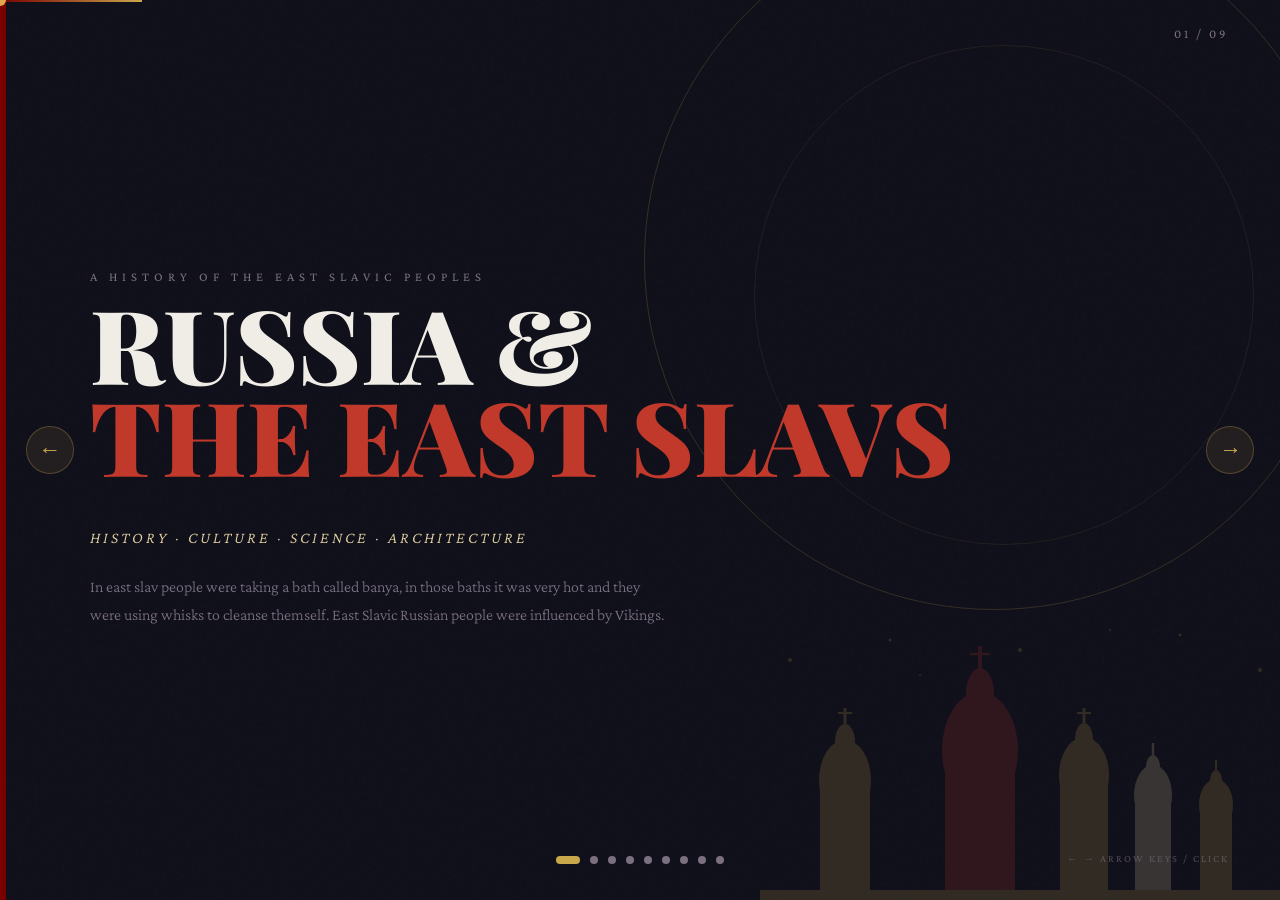
<file: index.html>
<!DOCTYPE html>
<html lang="en">
<head>
  <meta charset="UTF-8">
  <meta name="viewport" content="width=device-width, initial-scale=1.0">
  <title>Russia & The East Slavs</title>
  <link href="https://fonts.googleapis.com/css2?family=Playfair+Display:ital,wght@0,700;0,900;1,700&family=Crimson+Pro:ital,wght@0,300;0,400;0,600;1,300;1,400&display=swap" rel="stylesheet">
  <link rel="stylesheet" href="styles.css">
</head>
<body>

<div id="cursor"></div>
<div id="progress"></div>
<div id="veil"></div>

<div id="deck">

  <!-- SLIDE 1: TITLE -->
  <section class="slide active" id="s1">
    <div class="bg-circle"></div>
    <div class="bg-circle2"></div>
    <div class="red-bar"></div>
    <p class="eyebrow anim">A History of the East Slavic Peoples</p>
    <h1 class="main-title anim">RUSSIA &amp;<span>THE EAST SLAVS</span></h1>
    <div class="gold-line"></div>
    <p class="subtitle anim">History · Culture · Science · Architecture</p>
    <p class="body-text anim">In east slav people were taking a bath called banya, in those baths it was very hot and they were using whisks to cleanse themself. East Slavic Russian people were influenced by Vikings.</p>
    <svg style="position:absolute;bottom:0;right:0;width:42vw;max-width:520px;opacity:0.18;pointer-events:none" viewBox="0 0 520 280" xmlns="http://www.w3.org/2000/svg">
      <rect x="60" y="160" width="50" height="120" fill="#c9a84c"/>
      <ellipse cx="85" cy="160" rx="26" ry="40" fill="#c9a84c"/>
      <ellipse cx="85" cy="122" rx="10" ry="18" fill="#c9a84c"/>
      <line x1="85" y1="104" x2="85" y2="88" stroke="#c9a84c" stroke-width="3"/>
      <line x1="78" y1="93" x2="92" y2="93" stroke="#c9a84c" stroke-width="2"/>
      <rect x="185" y="130" width="70" height="150" fill="#c0392b"/>
      <ellipse cx="220" cy="130" rx="38" ry="58" fill="#c0392b"/>
      <ellipse cx="220" cy="74" rx="14" ry="26" fill="#c0392b"/>
      <line x1="220" y1="48" x2="220" y2="26" stroke="#c0392b" stroke-width="4"/>
      <line x1="210" y1="34" x2="230" y2="34" stroke="#c0392b" stroke-width="2.5"/>
      <rect x="300" y="155" width="48" height="125" fill="#c9a84c"/>
      <ellipse cx="324" cy="155" rx="25" ry="38" fill="#c9a84c"/>
      <ellipse cx="324" cy="119" rx="9" ry="16" fill="#c9a84c"/>
      <line x1="324" y1="103" x2="324" y2="88" stroke="#c9a84c" stroke-width="3"/>
      <line x1="317" y1="93" x2="331" y2="93" stroke="#c9a84c" stroke-width="2"/>
      <rect x="375" y="175" width="36" height="105" fill="#e8d5a3"/>
      <ellipse cx="393" cy="175" rx="19" ry="30" fill="#e8d5a3"/>
      <ellipse cx="393" cy="147" rx="7" ry="12" fill="#e8d5a3"/>
      <line x1="393" y1="135" x2="393" y2="123" stroke="#e8d5a3" stroke-width="2.5"/>
      <rect x="440" y="185" width="32" height="95" fill="#c9a84c"/>
      <ellipse cx="456" cy="185" rx="17" ry="26" fill="#c9a84c"/>
      <ellipse cx="456" cy="161" rx="6" ry="11" fill="#c9a84c"/>
      <line x1="456" y1="150" x2="456" y2="140" stroke="#c9a84c" stroke-width="2"/>
      <rect x="0" y="270" width="520" height="10" fill="#c9a84c"/>
      <circle cx="30" cy="40" r="2" fill="#c9a84c"/>
      <circle cx="130" cy="20" r="1.5" fill="#c9a84c"/>
      <circle cx="260" cy="30" r="2" fill="#c9a84c"/>
      <circle cx="420" cy="15" r="1.5" fill="#c9a84c"/>
      <circle cx="500" cy="50" r="2" fill="#c9a84c"/>
      <circle cx="160" cy="55" r="1" fill="#c9a84c"/>
      <circle cx="350" cy="10" r="1" fill="#c9a84c"/>
    </svg>
  </section>

  <!-- SLIDE 2: TUNGUSKA -->
  <section class="slide" id="s2">
    <div class="left-panel">
      <div class="year-num">1908</div>
      <p class="year-label anim">Year of the Tunguska Event</p>
      <div class="stat-row anim"><span class="stat-num">50–60m</span><span class="stat-label">Meteorite diameter</span></div>
      <div class="stat-row anim"><span class="stat-num">80M</span><span class="stat-label">Trees flattened</span></div>
      <div class="stat-row anim"><span class="stat-num">2,000 km²</span><span class="stat-label">Area destroyed</span></div>
      <div class="stat-row anim"><span class="stat-num">1,000×</span><span class="stat-label">Force of Hiroshima</span></div>
    </div>
    <div class="right-panel">
      <p class="slide-tag anim">Siberia, Russia — 1908</p>
      <h2 class="slide-title anim">The Tunguska Event</h2>
      <div class="gold-rule anim"></div>
      <p class="body anim">In 1908 a 50-60m meteorite hit near Podkamennaya Tunguska River in Siberia, Russia. That hit was so strong that it flattened 80 million trees over 2,000 square km. People in a radius of 1,000km would still hear that sound. The Tunguska explosion is equivalent to 1,000 Hiroshima bombs.</p>
      <p class="footer-tag anim">SIBERIA, RUSSIA</p>
      <svg style="position:absolute;bottom:2vh;right:3vw;width:clamp(120px,18vw,200px);opacity:0.55;pointer-events:none" viewBox="0 0 200 200" xmlns="http://www.w3.org/2000/svg">
        <circle cx="100" cy="120" r="70" fill="none" stroke="#c0392b" stroke-width="1" opacity="0.4"/>
        <circle cx="100" cy="120" r="50" fill="none" stroke="#c9a84c" stroke-width="1" opacity="0.5"/>
        <circle cx="100" cy="120" r="30" fill="none" stroke="#c9a84c" stroke-width="1.5" opacity="0.7"/>
        <circle cx="100" cy="120" r="14" fill="#c0392b" opacity="0.8"/>
        <line x1="100" y1="106" x2="100" y2="60" stroke="#c9a84c" stroke-width="2" opacity="0.8"/>
        <line x1="100" y1="106" x2="140" y2="72" stroke="#c9a84c" stroke-width="1.5" opacity="0.7"/>
        <line x1="100" y1="106" x2="60" y2="72" stroke="#c9a84c" stroke-width="1.5" opacity="0.7"/>
        <line x1="100" y1="106" x2="150" y2="95" stroke="#c0392b" stroke-width="1" opacity="0.6"/>
        <line x1="100" y1="106" x2="50" y2="95" stroke="#c0392b" stroke-width="1" opacity="0.6"/>
        <line x1="100" y1="106" x2="130" y2="55" stroke="#e8d5a3" stroke-width="1" opacity="0.5"/>
        <line x1="100" y1="106" x2="70" y2="55" stroke="#e8d5a3" stroke-width="1" opacity="0.5"/>
        <ellipse cx="100" cy="118" rx="13" ry="10" fill="#7a0000" transform="rotate(-30 100 118)"/>
        <ellipse cx="100" cy="118" rx="7" ry="5" fill="#c0392b" opacity="0.6" transform="rotate(-30 100 118)"/>
        <line x1="100" y1="118" x2="140" y2="60" stroke="#c9a84c" stroke-width="3" stroke-linecap="round" opacity="0.5"/>
        <line x1="100" y1="118" x2="148" y2="55" stroke="#e8d5a3" stroke-width="1.5" stroke-linecap="round" opacity="0.3"/>
        <line x1="20" y1="145" x2="180" y2="145" stroke="#c9a84c" stroke-width="1" opacity="0.3"/>
        <line x1="30" y1="145" x2="20" y2="125" stroke="#e8d5a3" stroke-width="1.5" opacity="0.4"/>
        <line x1="50" y1="145" x2="35" y2="120" stroke="#e8d5a3" stroke-width="1.5" opacity="0.4"/>
        <line x1="155" y1="145" x2="168" y2="122" stroke="#e8d5a3" stroke-width="1.5" opacity="0.4"/>
        <line x1="170" y1="145" x2="185" y2="120" stroke="#e8d5a3" stroke-width="1.5" opacity="0.4"/>
      </svg>
    </div>
  </section>

  <!-- SLIDE 3: TECHNOLOGY -->
  <section class="slide" id="s3">
    <div class="top-bar anim"><h2>TECHNOLOGY</h2></div>
    <div class="cards-row">
      <div class="tech-card anim">
        <div class="accent" style="background:var(--gold)"></div>
        <p class="card-tag">Space Exploration</p>
        <h3 class="card-title">Sputnik-1</h3>
        <p class="card-date">October 4, 1957</p>
        <div class="card-divider"></div>
        <p class="card-body">On October 4, 1957 USSR launched Sputnik-1 becoming the first artificial satellite to orbit Earth.</p>
        <svg style="position:absolute;bottom:2vh;right:2vw;width:clamp(70px,10vw,110px);opacity:0.5;pointer-events:none" viewBox="0 0 110 110" xmlns="http://www.w3.org/2000/svg">
          <circle cx="55" cy="45" r="18" fill="none" stroke="#c9a84c" stroke-width="2"/>
          <circle cx="55" cy="45" r="10" fill="#c9a84c" opacity="0.6"/>
          <circle cx="55" cy="45" r="4" fill="#c9a84c"/>
          <line x1="55" y1="35" x2="35" y2="15" stroke="#c9a84c" stroke-width="1.5"/>
          <line x1="55" y1="35" x2="42" y2="12" stroke="#c9a84c" stroke-width="1.5"/>
          <line x1="55" y1="55" x2="75" y2="78" stroke="#c9a84c" stroke-width="1.5"/>
          <line x1="55" y1="55" x2="68" y2="80" stroke="#c9a84c" stroke-width="1.5"/>
          <ellipse cx="55" cy="45" rx="40" ry="18" fill="none" stroke="#c9a84c" stroke-width="0.8" stroke-dasharray="4 3" opacity="0.5"/>
        </svg>
      </div>
      <div class="tech-card anim">
        <div class="accent" style="background:var(--red)"></div>
        <p class="card-tag">Military Technology</p>
        <h3 class="card-title">AK-47</h3>
        <p class="card-date">Developed 1947</p>
        <div class="card-divider"></div>
        <p class="card-body">Development of the AK-47 — one of the most widely produced and recognisable firearms in history.</p>
        <svg style="position:absolute;bottom:2vh;right:2vw;width:clamp(80px,12vw,130px);opacity:0.35;pointer-events:none" viewBox="0 0 130 70" xmlns="http://www.w3.org/2000/svg">
          <rect x="5" y="28" width="80" height="6" rx="2" fill="#c0392b"/>
          <rect x="55" y="24" width="45" height="14" rx="3" fill="#c0392b"/>
          <rect x="72" y="38" width="12" height="22" rx="2" fill="#c0392b" transform="rotate(8 72 38)"/>
          <path d="M100 24 L125 20 L125 42 L100 38 Z" fill="#c0392b"/>
          <path d="M88 38 Q95 50 102 38" fill="none" stroke="#c0392b" stroke-width="2.5"/>
          <rect x="60" y="21" width="4" height="5" rx="1" fill="#c0392b"/>
          <rect x="20" y="24" width="3" height="4" rx="1" fill="#c0392b"/>
        </svg>
      </div>
    </div>
  </section>

  <!-- SLIDE 4: GAGARIN -->
  <section class="slide" id="s4">
    <div class="red-bar"></div>
    <svg style="position:absolute;right:5vw;top:50%;transform:translateY(-50%);width:clamp(180px,26vw,300px);pointer-events:none" viewBox="0 0 300 300" xmlns="http://www.w3.org/2000/svg">
      <ellipse cx="150" cy="150" rx="120" ry="50" fill="none" stroke="#c9a84c" stroke-width="1" stroke-dasharray="5 4" opacity="0.5"/>
      <circle cx="150" cy="150" r="55" fill="#1a2a4a"/>
      <ellipse cx="138" cy="138" rx="18" ry="12" fill="#2a6e3a" opacity="0.9"/>
      <ellipse cx="160" cy="155" rx="22" ry="10" fill="#2a6e3a" opacity="0.8"/>
      <ellipse cx="145" cy="168" rx="12" ry="7" fill="#2a6e3a" opacity="0.7"/>
      <circle cx="150" cy="150" r="55" fill="none" stroke="#3a6ea8" stroke-width="2.5"/>
      <circle cx="150" cy="150" r="60" fill="none" stroke="#4a8ece" stroke-width="1.5" opacity="0.3"/>
      <g transform="translate(230,78) rotate(42)">
        <polygon points="0,-18 6,4 -6,4" fill="#e8d5a3"/>
        <rect x="-5" y="4" width="10" height="16" rx="2" fill="#c9a84c"/>
        <polygon points="-5,20 -10,28 -5,24" fill="#c0392b"/>
        <polygon points="5,20 10,28 5,24" fill="#c0392b"/>
        <rect x="-2" y="6" width="4" height="4" rx="1" fill="#1a2a4a"/>
        <ellipse cx="0" cy="32" rx="4" ry="7" fill="#c0392b" opacity="0.8"/>
        <ellipse cx="0" cy="34" rx="2" ry="5" fill="#c9a84c" opacity="0.9"/>
      </g>
      <circle cx="20" cy="25" r="1.5" fill="#e8d5a3" opacity="0.7"/>
      <circle cx="270" cy="40" r="1" fill="#e8d5a3" opacity="0.6"/>
      <circle cx="40" cy="260" r="1.5" fill="#e8d5a3" opacity="0.5"/>
      <circle cx="260" cy="250" r="1" fill="#e8d5a3" opacity="0.7"/>
      <circle cx="285" cy="160" r="1" fill="#e8d5a3" opacity="0.5"/>
      <circle cx="15" cy="170" r="1.5" fill="#e8d5a3" opacity="0.6"/>
    </svg>
    <p class="tagline anim">Notable People</p>
    <h2 class="big-name anim">Yuri<br><em>Gagarin</em></h2>
    <div class="gold-rule anim"></div>
    <p class="date-tag anim">April 12, 1961 — First Person in Space</p>
    <p class="body anim">Yuri Gagarin became the first person in space on April 12, 1961. The Soviet Union actually lied for years — they claimed Gagarin stayed in the capsule during touchdown, but he actually parachuted down separately.</p>
  </section>

  <!-- SLIDE 5: STALIN -->
  <section class="slide" id="s5">
    <div class="left">
      <h2 class="big-name anim">JOSEPH<br>STALIN</h2>
      <p class="nickname anim">"The Man of Steel"</p>
      <div class="gold-rule anim"></div>
      <p class="dates anim">Leader of the Soviet Union</p>
    </div>
    <div class="right">
      <h3 class="anim">A Complex Legacy</h3>
      <div class="gold-rule2 anim"></div>
      <p class="anim">Joseph Stalin, also known as "The Man of Steel", was known for being a ruthless and vindictive leader of the Soviet Union.</p>
      <p class="anim">Not many people know that he didn't just lead the Soviet Union — he was also a popular poet.</p>
    </div>
  </section>

  <!-- SLIDE 6: SCORCHED EARTH -->
  <section class="slide" id="s6">
    <div class="top-bar anim"><h2>TACTIC: "SCORCHED EARTH"</h2></div>
    <div class="content">
      <div class="quote-block anim">
        <blockquote>"Destroy everything while retreating — leave nothing behind for the enemy."</blockquote>
        <cite>Russian Military Doctrine</cite>
      </div>
      <p class="body anim">Russia was using the tactic of "scorched earth" — what they were doing was destroying everything while retreating, denying the enemy any resources or shelter.</p>
      <div class="fire-icons anim"><span>🔥</span><span>🔥</span><span>🔥</span></div>
    </div>
  </section>

  <!-- SLIDE 7: BANYA -->
  <section class="slide" id="s7">
    <div class="header">
      <h2 class="anim">Russian Banya</h2>
      <div class="gold-rule anim"></div>
      <p class="intro anim">Banya is a high humidity steam bath, often built of wood. People would visit for cleansing, health, and community.</p>
    </div>
    <div class="cards">
      <div class="b-card anim">
        <div class="accent-top" style="background:var(--gold)"></div>
        <span class="card-icon">💊</span>
        <h3>HEALTH</h3>
        <p>People were going to that bath for health — the heat and steam were seen as cleansing and healing.</p>
      </div>
      <div class="b-card anim">
        <div class="accent-top" style="background:var(--red)"></div>
        <span class="card-icon">🌿</span>
        <h3>DETOX</h3>
        <p>People were going to that bath for detoxification, using whisks to cleanse themselves.</p>
      </div>
      <div class="b-card anim">
        <div class="accent-top" style="background:var(--muted)"></div>
        <span class="card-icon">🤝</span>
        <h3>SOCIAL</h3>
        <p>People were going to that bath for socialization — it was a shared communal tradition.</p>
      </div>
    </div>
  </section>

  <!-- SLIDE 8: ARCHITECTURE -->
  <section class="slide" id="s8">
    <div class="top-bar anim"><h2>ARCHITECTURE</h2></div>
    <div class="arch-cols">
      <div class="arch-col anim">
        <div class="accent" style="background:var(--gold)"></div>
        <p class="period">Medieval Russian Architecture</p>
        <div class="divider"></div>
        <p>Medieval Russian architecture includes Byzantine traditions such as domed stone churches, combined with indigenous wooden style.</p>
        <div class="glyph">⛪</div>
      </div>
      <div class="arch-col anim">
        <div class="accent" style="background:var(--red)"></div>
        <p class="period">Baroque Style</p>
        <div class="divider"></div>
        <p>Baroque style combines European Baroque and traditional Russian Byzantine along with some wooden architecture.</p>
        <div class="glyph">🏛</div>
      </div>
    </div>
  </section>

  <!-- SLIDE 9: KAMCHATKA -->
  <section class="slide" id="s9">
    <div class="red-bar"></div>
    <div class="content">
      <p class="eyebrow anim">Russia's Far East</p>
      <h2 class="big-title anim">Volcanoes of<br>Kamchatka</h2>
      <div class="gold-rule anim"></div>
      <p class="location anim">Russia's Far East Peninsula</p>
      <p class="body anim">Volcanoes of Kamchatka is located on Russia's Far East peninsula. It is the world's most active and dense volcanic region, with 9 active volcanoes among roughly 160 total.</p>
      <div class="stat-boxes">
        <div class="stat-box anim" style="border-color:var(--gold)">
          <div class="num" style="color:var(--gold)">160</div>
          <div class="lbl">TOTAL VOLCANOES</div>
        </div>
        <div class="stat-box anim" style="border-color:var(--red)">
          <div class="num" style="color:var(--red)">9</div>
          <div class="lbl">ACTIVE VOLCANOES</div>
        </div>
      </div>
    </div>
    <div class="volcano-graphic">🌋</div>
  </section>

</div><!-- /deck -->

<div id="nav-arrows">
  <button class="arrow-btn" id="prev">←</button>
  <button class="arrow-btn" id="next">→</button>
</div>

<div id="nav"></div>

<div id="hint">← → ARROW KEYS / CLICK</div>

<div id="slide-counter">01 / 09</div>

<script src="script.js"></script>
</body>
</html>
</file>
<file: styles.css>
*, *::before, *::after { box-sizing: border-box; margin: 0; padding: 0; }

:root {
  --deep:     #0f0f1a;
  --panel:    #1a1a2e;
  --panelAlt: #1e0f0f;
  --red:      #c0392b;
  --darkRed:  #7a0000;
  --gold:     #c9a84c;
  --lightGold:#e8d5a3;
  --white:    #f0ede6;
  --muted:    #7a7080;
  --duration: 0.8s;
}

html, body {
  width: 100%; height: 100%;
  background: #000;
  font-family: 'Crimson Pro', Georgia, serif;
  overflow: hidden;
  cursor: none;
}

/* ── CUSTOM CURSOR ── */
#cursor {
  position: fixed; top: 0; left: 0;
  width: 12px; height: 12px;
  background: var(--gold);
  border-radius: 50%;
  pointer-events: none;
  z-index: 9999;
  transform: translate(-50%,-50%);
  transition: transform 0.1s, width 0.2s, height 0.2s, background 0.2s;
  mix-blend-mode: screen;
}
#cursor.big { width: 40px; height: 40px; background: var(--red); }

/* ── DECK CONTAINER ── */
#deck {
  position: relative;
  width: 100vw; height: 100vh;
  overflow: hidden;
}

/* ── SLIDE BASE ── */
.slide {
  position: absolute;
  inset: 0;
  background: var(--deep);
  display: flex;
  flex-direction: column;
  justify-content: center;
  align-items: flex-start;
  padding: 6vh 7vw;
  opacity: 0;
  pointer-events: none;
  transition: opacity 0s;
  overflow: hidden;
}
.slide.active {
  opacity: 1;
  pointer-events: all;
}

/* ── NOISE TEXTURE OVERLAY ── */
.slide::before {
  content: '';
  position: absolute; inset: 0;
  background-image: url("data:image/svg+xml,%3Csvg viewBox='0 0 256 256' xmlns='http://www.w3.org/2000/svg'%3E%3Cfilter id='noise'%3E%3CfeTurbulence type='fractalNoise' baseFrequency='0.9' numOctaves='4' stitchTiles='stitch'/%3E%3C/filter%3E%3Crect width='100%25' height='100%25' filter='url(%23noise)' opacity='0.04'/%3E%3C/svg%3E");
  pointer-events: none; z-index: 0; opacity: 0.4;
}

.slide > * { position: relative; z-index: 1; }

/* ── SLIDE TRANSITION ANIMATIONS ── */

/* Curtain wipe: red veil sweeps across */
@keyframes curtainIn  { from { clip-path: inset(0 100% 0 0); } to { clip-path: inset(0 0% 0 0); } }
@keyframes curtainOut { from { clip-path: inset(0 0 0 0); } to { clip-path: inset(0 0 0 100%); } }

@keyframes fadeUp { from { opacity:0; transform:translateY(30px); } to { opacity:1; transform:translateY(0); } }
@keyframes fadeDown { from { opacity:0; transform:translateY(-20px); } to { opacity:1; transform:translateY(0); } }
@keyframes fadeLeft { from { opacity:0; transform:translateX(40px); } to { opacity:1; transform:translateX(0); } }
@keyframes scaleIn { from { opacity:0; transform:scale(0.92); } to { opacity:1; transform:scale(1); } }
@keyframes slideRight { from { transform: translateX(-100%); } to { transform: translateX(0); } }
@keyframes countUp { from { opacity:0; transform:scale(0.5); } to { opacity:1; transform:scale(1); } }
@keyframes shimmer { 0%,100%{opacity:0.6} 50%{opacity:1} }
@keyframes drawLine { from { width: 0; } to { width: 100%; } }
@keyframes fireFlicker { 0%,100%{opacity:1;transform:scaleY(1)} 50%{opacity:0.7;transform:scaleY(0.95)} }
@keyframes orbit { from{transform:rotate(0deg) translateX(60px) rotate(0deg)} to{transform:rotate(360deg) translateX(60px) rotate(-360deg)} }
@keyframes pulseBorder { 0%,100%{box-shadow:0 0 0 0 rgba(201,168,76,0.3)} 50%{box-shadow:0 0 0 8px rgba(201,168,76,0)} }
@keyframes volcanic { 0%{transform:translateY(0)} 25%{transform:translateY(-4px)} 75%{transform:translateY(2px)} 100%{transform:translateY(0)} }

.slide.entering { animation: curtainIn 0.7s cubic-bezier(0.77,0,0.175,1) forwards; }
.slide.exiting  { animation: curtainOut 0.7s cubic-bezier(0.77,0,0.175,1) forwards; pointer-events:none; }

/* ── ANIMATED CHILDREN (staggered reveals) ── */
.anim { opacity: 0; }
.slide.active .anim { animation: fadeUp 0.6s cubic-bezier(0.22,1,0.36,1) forwards; }
.slide.active .anim:nth-child(1) { animation-delay: 0.3s; }
.slide.active .anim:nth-child(2) { animation-delay: 0.45s; }
.slide.active .anim:nth-child(3) { animation-delay: 0.6s; }
.slide.active .anim:nth-child(4) { animation-delay: 0.75s; }
.slide.active .anim:nth-child(5) { animation-delay: 0.9s; }
.slide.active .anim:nth-child(6) { animation-delay: 1.05s; }

/* ── NAV ── */
#nav {
  position: fixed; bottom: 4vh; left: 50%; transform: translateX(-50%);
  display: flex; gap: 10px; z-index: 100; align-items: center;
}
.dot {
  width: 8px; height: 8px; border-radius: 50%;
  background: var(--muted); cursor: pointer;
  transition: all 0.3s; border: none; outline: none;
}
.dot.active { background: var(--gold); width: 24px; border-radius: 4px; }
.dot:hover { background: var(--lightGold); }

#nav-arrows {
  position: fixed; top: 50%; transform: translateY(-50%);
  width: 100%; display: flex; justify-content: space-between;
  padding: 0 2vw; z-index: 100; pointer-events: none;
}
.arrow-btn {
  pointer-events: all;
  background: rgba(201,168,76,0.1);
  border: 1px solid rgba(201,168,76,0.3);
  color: var(--gold); font-size: 1.4rem;
  width: 48px; height: 48px;
  border-radius: 50%; cursor: pointer;
  display: flex; align-items: center; justify-content: center;
  transition: all 0.3s; backdrop-filter: blur(4px);
}
.arrow-btn:hover { background: rgba(201,168,76,0.25); transform: scale(1.1); }

#slide-counter {
  position: fixed; top: 3vh; right: 4vw;
  font-family: 'Crimson Pro', serif;
  font-size: 0.8rem; letter-spacing: 3px;
  color: var(--muted); z-index: 100;
  transition: color 0.3s;
}

/* ── SLIDE 1: TITLE ── */
#s1 { background: var(--deep); }
#s1 .bg-circle {
  position: absolute; right: -5vw; top: -10vh;
  width: 55vw; height: 55vw; max-width: 700px; max-height: 700px;
  border-radius: 50%;
  border: 1px solid rgba(201,168,76,0.2);
  animation: pulseBorder 3s ease infinite;
}
#s1 .bg-circle2 {
  position: absolute; right: 2vw; top: 5vh;
  width: 40vw; height: 40vw; max-width: 500px; max-height: 500px;
  border-radius: 50%;
  border: 1px solid rgba(201,168,76,0.1);
}
#s1 .red-bar {
  position: absolute; left: 0; top: 0; bottom: 0;
  width: 6px; background: var(--darkRed);
}
#s1 .eyebrow {
  font-size: clamp(0.55rem, 1.2vw, 0.8rem);
  letter-spacing: 5px; color: var(--muted);
  text-transform: uppercase; margin-bottom: 1.5vh;
}
#s1 .main-title {
  font-family: 'Playfair Display', Georgia, serif;
  font-size: clamp(3.5rem, 8vw, 7rem);
  font-weight: 900; line-height: 0.9;
  color: var(--white);
}
#s1 .main-title span { color: var(--red); display: block; }
#s1 .gold-line {
  width: 0; height: 2px; background: var(--gold);
  margin: 2.5vh 0;
  animation: none !important; opacity: 1 !important;
}
.slide.active #s1 .gold-line { animation: drawLine 0.8s 0.8s ease forwards !important; }
#s1 .subtitle {
  font-size: clamp(0.75rem, 1.5vw, 1rem);
  letter-spacing: 3px; color: var(--lightGold);
  text-transform: uppercase; font-weight: 300; font-style: italic;
}
#s1 .body-text {
  margin-top: 3vh; max-width: 45vw;
  font-size: clamp(0.85rem, 1.4vw, 1rem);
  color: var(--muted); line-height: 1.8; font-weight: 300;
}

/* ── SLIDE 2: TUNGUSKA ── */
#s2 { flex-direction: row; align-items: stretch; padding: 0; }
#s2 .left-panel {
  width: 36%; background: var(--panelAlt);
  display: flex; flex-direction: column;
  justify-content: center; align-items: center;
  padding: 5vh 3vw; border-right: 1px solid rgba(201,168,76,0.2);
  position: relative; overflow: hidden;
}
#s2 .left-panel::before {
  content: ''; position: absolute; left: 0; top: 0; bottom: 0;
  width: 6px; background: var(--darkRed);
}
#s2 .year-num {
  font-family: 'Playfair Display', serif;
  font-size: clamp(5rem, 10vw, 8rem);
  font-weight: 900; color: var(--red);
  line-height: 1; text-align: center;
  animation: none !important; opacity: 0;
}
.slide.active #s2 .year-num { animation: countUp 0.7s 0.4s cubic-bezier(0.34,1.56,0.64,1) forwards !important; }
#s2 .year-label {
  font-size: 0.8rem; letter-spacing: 3px; color: var(--lightGold);
  text-align: center; margin-top: 1vh; font-style: italic;
}
#s2 .stat-row {
  width: 100%; display: flex; align-items: center;
  border: 1px solid rgba(201,168,76,0.25);
  padding: 1.2vh 1.5vw; margin-top: 1.5vh;
  gap: 1vw; backdrop-filter: blur(2px);
  transition: all 0.3s; cursor: default;
}
#s2 .stat-row:hover { border-color: var(--gold); background: rgba(201,168,76,0.05); transform: translateX(4px); }
#s2 .stat-num { font-family:'Playfair Display',serif; font-size:1.3rem; font-weight:700; color:var(--gold); min-width:5vw; }
#s2 .stat-label { font-size:0.78rem; color:var(--white); letter-spacing:1px; }
#s2 .right-panel { flex:1; padding: 6vh 4vw; display:flex; flex-direction:column; justify-content:center; }
#s2 .slide-tag { font-size:0.7rem; letter-spacing:4px; color:var(--muted); text-transform:uppercase; margin-bottom:2vh; }
#s2 .slide-title { font-family:'Playfair Display',serif; font-size:clamp(1.8rem,3.5vw,2.8rem); color:var(--white); line-height:1.15; margin-bottom:2vh; }
#s2 .gold-rule { height:2px; background:linear-gradient(90deg,var(--gold),transparent); width:60%; margin-bottom:3vh; }
#s2 .body { font-size:clamp(0.85rem,1.3vw,1rem); color:var(--white); line-height:1.9; font-weight:300; }
#s2 .footer-tag { margin-top:auto; padding-top:3vh; font-size:0.7rem; letter-spacing:4px; color:var(--muted); font-style:italic; }

/* ── SLIDE 3: TECHNOLOGY ── */
#s3 { padding: 0; flex-direction: column; }
#s3 .top-bar {
  width:100%; padding: 2.5vh 7vw;
  background: var(--panel); border-bottom: 3px solid var(--darkRed);
  flex-shrink: 0;
}
#s3 .top-bar h2 { font-family:'Playfair Display',serif; font-size:clamp(1.4rem,2.8vw,2.2rem); color:var(--white); letter-spacing:3px; }
#s3 .cards-row { display:flex; flex:1; gap:0; }
#s3 .tech-card {
  flex:1; padding: 5vh 4vw;
  display:flex; flex-direction:column;
  border-right:1px solid rgba(255,255,255,0.06);
  position:relative; overflow:hidden;
  transition: background 0.4s;
  cursor:default;
}
#s3 .tech-card:hover { background: rgba(255,255,255,0.03); }
#s3 .tech-card .accent { height:4px; width:100%; margin-bottom:3vh; }
#s3 .card-tag { font-size:0.65rem; letter-spacing:4px; color:var(--muted); text-transform:uppercase; margin-bottom:1.5vh; }
#s3 .card-title { font-family:'Playfair Display',serif; font-size:clamp(1.5rem,2.8vw,2.2rem); color:var(--white); margin-bottom:1vh; }
#s3 .card-date { font-size:0.85rem; color:var(--gold); font-style:italic; margin-bottom:2vh; }
#s3 .card-divider { height:1px; background:rgba(255,255,255,0.1); margin-bottom:2vh; }
#s3 .card-body { font-size:clamp(0.8rem,1.2vw,0.95rem); color:var(--white); line-height:1.85; font-weight:300; }
#s3 .card-glyph {
  position:absolute; bottom:3vh; right:3vw;
  font-size:clamp(3rem,6vw,5rem); opacity:0.07;
  font-family:'Playfair Display',serif; font-weight:900; color:var(--gold);
  pointer-events:none;
}

/* ── SLIDE 4: GAGARIN ── */
#s4 { position:relative; }
#s4 .red-bar { position:absolute; left:0; top:0; bottom:0; width:6px; background:var(--darkRed); }
#s4 .orbit-system {
  position:absolute; right:8vw; top:50%; transform:translateY(-50%);
  width:clamp(180px,28vw,280px); height:clamp(180px,28vw,280px);
}
#s4 .orbit-ring {
  position:absolute; inset:0; border-radius:50%;
  border:1px solid rgba(201,168,76,0.3);
}
#s4 .orbit-ring2 {
  position:absolute; inset:15%; border-radius:50%;
  border:1px solid rgba(201,168,76,0.15);
  background:var(--panel);
  display:flex; align-items:center; justify-content:center;
  font-size:clamp(2.5rem,5vw,4rem);
}
#s4 .orbiting-dot {
  position:absolute; top:50%; left:50%;
  width:10px; height:10px; border-radius:50%;
  background:var(--gold); margin:-5px;
  animation: orbit 4s linear infinite;
}
#s4 .tagline { font-size:0.7rem; letter-spacing:4px; color:var(--muted); text-transform:uppercase; margin-bottom:1.5vh; }
#s4 .big-name { font-family:'Playfair Display',serif; font-size:clamp(3rem,6vw,5.5rem); font-weight:900; color:var(--white); line-height:0.95; margin-bottom:2.5vh; }
#s4 .big-name em { color:var(--red); font-style:normal; }
#s4 .gold-rule { height:2px; background:linear-gradient(90deg,var(--gold),transparent); width:40%; margin-bottom:2vh; }
#s4 .date-tag { font-size:1rem; color:var(--gold); font-style:italic; margin-bottom:2.5vh; }
#s4 .body { max-width:50vw; font-size:clamp(0.8rem,1.3vw,0.95rem); color:var(--white); line-height:1.9; font-weight:300; }
#s4 .fact-box {
  margin-top:3vh; background:var(--panelAlt);
  border:1px solid var(--red); padding:1.5vh 2vw;
  display:inline-block; max-width:50vw;
}
#s4 .fact-box .fact-num { font-family:'Playfair Display',serif; font-size:2rem; color:var(--red); }
#s4 .fact-box .fact-label { font-size:0.8rem; color:var(--muted); letter-spacing:2px; }

/* ── SLIDE 5: STALIN ── */
#s5 { flex-direction:row; align-items:stretch; padding:0; }
#s5 .left { width:40%; background:var(--panelAlt); padding:6vh 4vw; display:flex; flex-direction:column; justify-content:center; position:relative; overflow:hidden; border-right:1px solid rgba(201,168,76,0.15); }
#s5 .left::before { content:''; position:absolute; left:0; top:0; bottom:0; width:6px; background:var(--darkRed); }
#s5 .big-name { font-family:'Playfair Display',serif; font-size:clamp(3.5rem,6.5vw,5.5rem); font-weight:900; color:var(--white); line-height:0.9; }
#s5 .nickname { font-size:1rem; color:var(--gold); font-style:italic; margin-top:2vh; }
#s5 .gold-rule { height:2px; background:var(--gold); width:60%; margin:2.5vh 0; }
#s5 .dates { font-size:0.8rem; color:var(--muted); letter-spacing:2px; }
#s5 .known-label { font-size:0.7rem; letter-spacing:4px; color:var(--gold); text-transform:uppercase; margin-top:3vh; margin-bottom:1.5vh; }
#s5 .fact-item { display:flex; align-items:flex-start; gap:1vw; margin-bottom:1.5vh; }
#s5 .fact-item .bullet { color:var(--red); font-size:1.2rem; margin-top:-2px; }
#s5 .fact-item p { font-size:0.85rem; color:var(--white); line-height:1.7; }
#s5 .right { flex:1; padding:6vh 4vw; display:flex; flex-direction:column; justify-content:center; }
#s5 .right h3 { font-family:'Playfair Display',serif; font-size:clamp(1.3rem,2.5vw,2rem); color:var(--white); margin-bottom:2vh; }
#s5 .right .gold-rule2 { height:2px; background:linear-gradient(90deg,var(--gold),transparent); width:60%; margin-bottom:3vh; }
#s5 .right p { font-size:clamp(0.8rem,1.25vw,0.95rem); color:var(--white); line-height:1.9; font-weight:300; margin-bottom:2vh; }

/* ── SLIDE 6: SCORCHED EARTH ── */
#s6 { flex-direction:column; }
#s6 .top-bar { background:var(--panelAlt); padding:2.5vh 7vw; border-bottom:3px solid var(--darkRed); flex-shrink:0; }
#s6 .top-bar h2 { font-family:'Playfair Display',serif; font-size:clamp(1.4rem,2.8vw,2.2rem); color:var(--white); letter-spacing:3px; }
#s6 .content { flex:1; padding:4vh 7vw; display:flex; flex-direction:column; justify-content:center; }
#s6 .quote-block {
  border-left:5px solid var(--red);
  padding:3vh 4vw; background:var(--panel);
  margin-bottom:3vh; position:relative;
  transition: border-color 0.3s;
}
#s6 .quote-block:hover { border-color: var(--gold); }
#s6 .quote-block blockquote { font-family:'Playfair Display',serif; font-size:clamp(1rem,2vw,1.5rem); color:var(--lightGold); font-style:italic; line-height:1.7; }
#s6 .quote-block cite { display:block; margin-top:1.5vh; font-size:0.75rem; color:var(--muted); letter-spacing:3px; text-align:right; font-style:normal; }
#s6 .body { font-size:clamp(0.8rem,1.3vw,0.95rem); color:var(--white); line-height:1.9; font-weight:300; max-width:75vw; }
#s6 .fire-icons { display:flex; gap:2vw; margin-top:3vh; }
#s6 .fire-icons span { font-size:2rem; animation:fireFlicker 1.5s ease-in-out infinite; }
#s6 .fire-icons span:nth-child(2) { animation-delay:0.3s; }
#s6 .fire-icons span:nth-child(3) { animation-delay:0.6s; }

/* ── SLIDE 7: BANYA ── */
#s7 { flex-direction:column; }
#s7 .header { padding:0 0 3vh 0; }
#s7 .header .eyebrow { font-size:0.7rem; letter-spacing:4px; color:var(--muted); text-transform:uppercase; margin-bottom:1.5vh; }
#s7 .header h2 { font-family:'Playfair Display',serif; font-size:clamp(2rem,4vw,3.2rem); color:var(--white); }
#s7 .header .gold-rule { height:2px; background:linear-gradient(90deg,var(--gold),transparent); width:30%; margin:2vh 0; }
#s7 .header .intro { max-width:55vw; font-size:clamp(0.8rem,1.3vw,0.95rem); color:var(--white); line-height:1.85; font-weight:300; }
#s7 .cards { display:flex; gap:2vw; margin-top:3vh; }
#s7 .b-card {
  flex:1; padding:3vh 2.5vw;
  border:1px solid rgba(255,255,255,0.08);
  position:relative; overflow:hidden;
  transition:all 0.4s; cursor:default;
}
#s7 .b-card:hover { transform:translateY(-4px); border-color:var(--gold); background:rgba(201,168,76,0.04); }
#s7 .b-card .accent-top { height:3px; position:absolute; top:0; left:0; right:0; }
#s7 .b-card .card-icon { font-size:2.5rem; margin-bottom:1.5vh; display:block; }
#s7 .b-card h3 { font-family:'Playfair Display',serif; font-size:1.2rem; color:var(--white); margin-bottom:1vh; letter-spacing:2px; }
#s7 .b-card p { font-size:0.83rem; color:var(--white); line-height:1.8; font-weight:300; }

/* ── SLIDE 8: ARCHITECTURE ── */
#s8 { padding:0; flex-direction:column; }
#s8 .top-bar { padding:2.5vh 7vw; background:var(--panel); border-bottom:3px solid var(--darkRed); flex-shrink:0; }
#s8 .top-bar h2 { font-family:'Playfair Display',serif; font-size:clamp(1.4rem,2.8vw,2.2rem); color:var(--white); letter-spacing:3px; }
#s8 .arch-cols { display:flex; flex:1; }
#s8 .arch-col {
  flex:1; padding:5vh 4vw;
  display:flex; flex-direction:column;
  border-right:1px solid rgba(255,255,255,0.06);
  position:relative; overflow:hidden;
  transition: background 0.4s;
  cursor:default;
}
#s8 .arch-col:hover { background:rgba(255,255,255,0.02); }
#s8 .arch-col .accent { height:3px; width:100%; margin-bottom:3vh; }
#s8 .arch-col .period { font-size:0.65rem; letter-spacing:4px; color:var(--muted); text-transform:uppercase; margin-bottom:1.5vh; }
#s8 .arch-col h3 { font-family:'Playfair Display',serif; font-size:clamp(1.3rem,2.2vw,1.8rem); color:var(--white); margin-bottom:2vh; }
#s8 .arch-col .divider { height:1px; background:rgba(255,255,255,0.1); margin-bottom:2vh; }
#s8 .arch-col p { font-size:clamp(0.78rem,1.2vw,0.9rem); color:var(--white); line-height:1.85; font-weight:300; }
#s8 .arch-col .glyph { position:absolute; bottom:3vh; right:3vw; font-size:5rem; opacity:0.05; pointer-events:none; }

/* ── SLIDE 9: KAMCHATKA ── */
#s9 { position:relative; justify-content:flex-start; align-items:flex-start; padding-top:2vh; }
#s9 .red-bar { position:absolute; left:0; top:0; bottom:0; width:6px; background:var(--darkRed); }
#s9 .content { max-width:55vw; margin-top:1vh; }
#s9 .eyebrow { font-size:0.7rem; letter-spacing:4px; color:var(--muted); text-transform:uppercase; margin-bottom:1.5vh; }
#s9 .big-title { font-family:'Playfair Display',serif; font-size:clamp(2.5rem,5.5vw,4.5rem); font-weight:900; color:var(--white); line-height:0.95; margin-bottom:2.5vh; }
#s9 .gold-rule { height:2px; background:linear-gradient(90deg,var(--gold),transparent); width:40%; margin-bottom:2vh; }
#s9 .location { font-size:1rem; color:var(--gold); font-style:italic; margin-bottom:2.5vh; }
#s9 .body { font-size:clamp(0.82rem,1.3vw,0.95rem); color:var(--white); line-height:1.9; font-weight:300; margin-bottom:3vh; }
#s9 .stat-boxes { display:flex; gap:2vw; }
#s9 .stat-box {
  padding:2vh 3vw; border:1px solid; text-align:center;
  transition:all 0.3s; cursor:default;
}
#s9 .stat-box:hover { transform:scale(1.04); }
#s9 .stat-box .num { font-family:'Playfair Display',serif; font-size:clamp(2rem,4vw,3rem); font-weight:900; }
#s9 .stat-box .lbl { font-size:0.7rem; color:var(--muted); letter-spacing:2px; margin-top:0.5vh; }
#s9 .volcano-graphic {
  position:absolute; right:6vw; top:6vh;
  font-size:clamp(5rem,12vw,10rem);
  animation: volcanic 3s ease-in-out infinite;
  filter:drop-shadow(0 0 30px rgba(192,57,43,0.4));
}

/* ── PROGRESS BAR ── */
#progress {
  position:fixed; top:0; left:0; height:2px;
  background:linear-gradient(90deg,var(--darkRed),var(--gold));
  z-index:200; transition: width 0.5s ease;
}

/* ── KEYBOARD HINT ── */
#hint {
  position:fixed; bottom:4vh; right:4vw;
  font-size:0.65rem; letter-spacing:2px; color:var(--muted);
  opacity:0.6; z-index:100;
}

/* ── TRANSITION VEIL ── */
#veil {
  position:fixed; inset:0; z-index:500;
  background:var(--red);
  transform:translateX(-100%);
  pointer-events:none;
}
</file>
